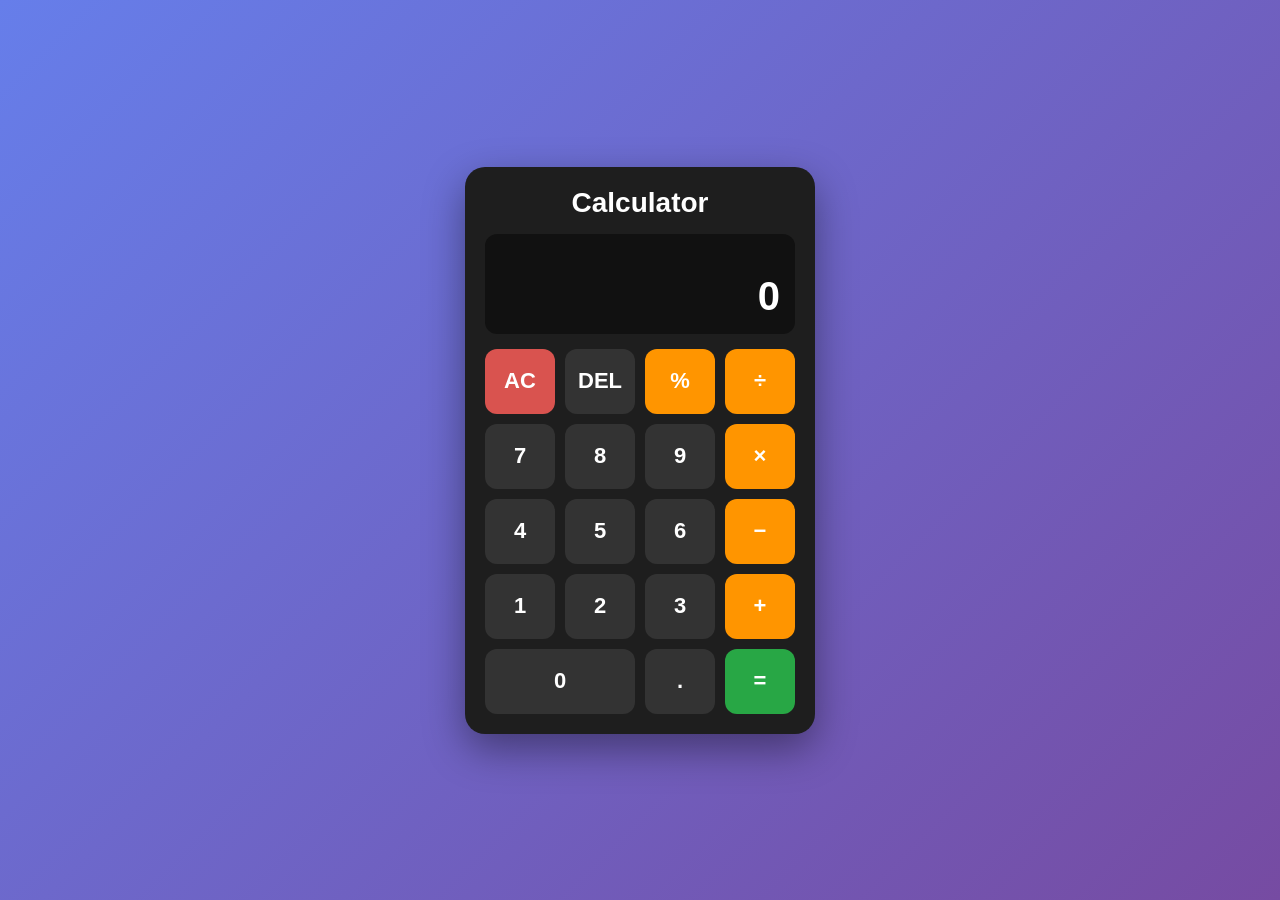
<file: CodeAlpha_Build_A_Calculator/index.html>
<!DOCTYPE html>
<html lang="en">
<head>
    <meta charset="UTF-8">
    <meta name="viewport" content="width=device-width, initial-scale=1.0">
    <title>Calculator</title>
    <link rel="stylesheet" href="style.css">
</head>
<body>

    <div class="calculator">
        <h1>Calculator</h1>

        <div class="display">
            <div id="previous-display"></div>
            <div id="current-display">0</div>
        </div>

        <div class="buttons">

            <button class="clear" onclick="clearDisplay()">AC</button>
            <button onclick="deleteNumber()">DEL</button>
            <button class="operator" onclick="chooseOperator('%')">%</button>
            <button class="operator" onclick="chooseOperator('/')">÷</button>

            <button onclick="appendNumber('7')">7</button>
            <button onclick="appendNumber('8')">8</button>
            <button onclick="appendNumber('9')">9</button>
            <button class="operator" onclick="chooseOperator('*')">×</button>

            <button onclick="appendNumber('4')">4</button>
            <button onclick="appendNumber('5')">5</button>
            <button onclick="appendNumber('6')">6</button>
            <button class="operator" onclick="chooseOperator('-')">−</button>

            <button onclick="appendNumber('1')">1</button>
            <button onclick="appendNumber('2')">2</button>
            <button onclick="appendNumber('3')">3</button>
            <button class="operator" onclick="chooseOperator('+')">+</button>

            <button class="zero" onclick="appendNumber('0')">0</button>
            <button onclick="appendNumber('.')">.</button>
            <button class="equal" onclick="calculate()">=</button>

        </div>
    </div>

    <script src="script.js"></script>

</body>
</html>
</file>
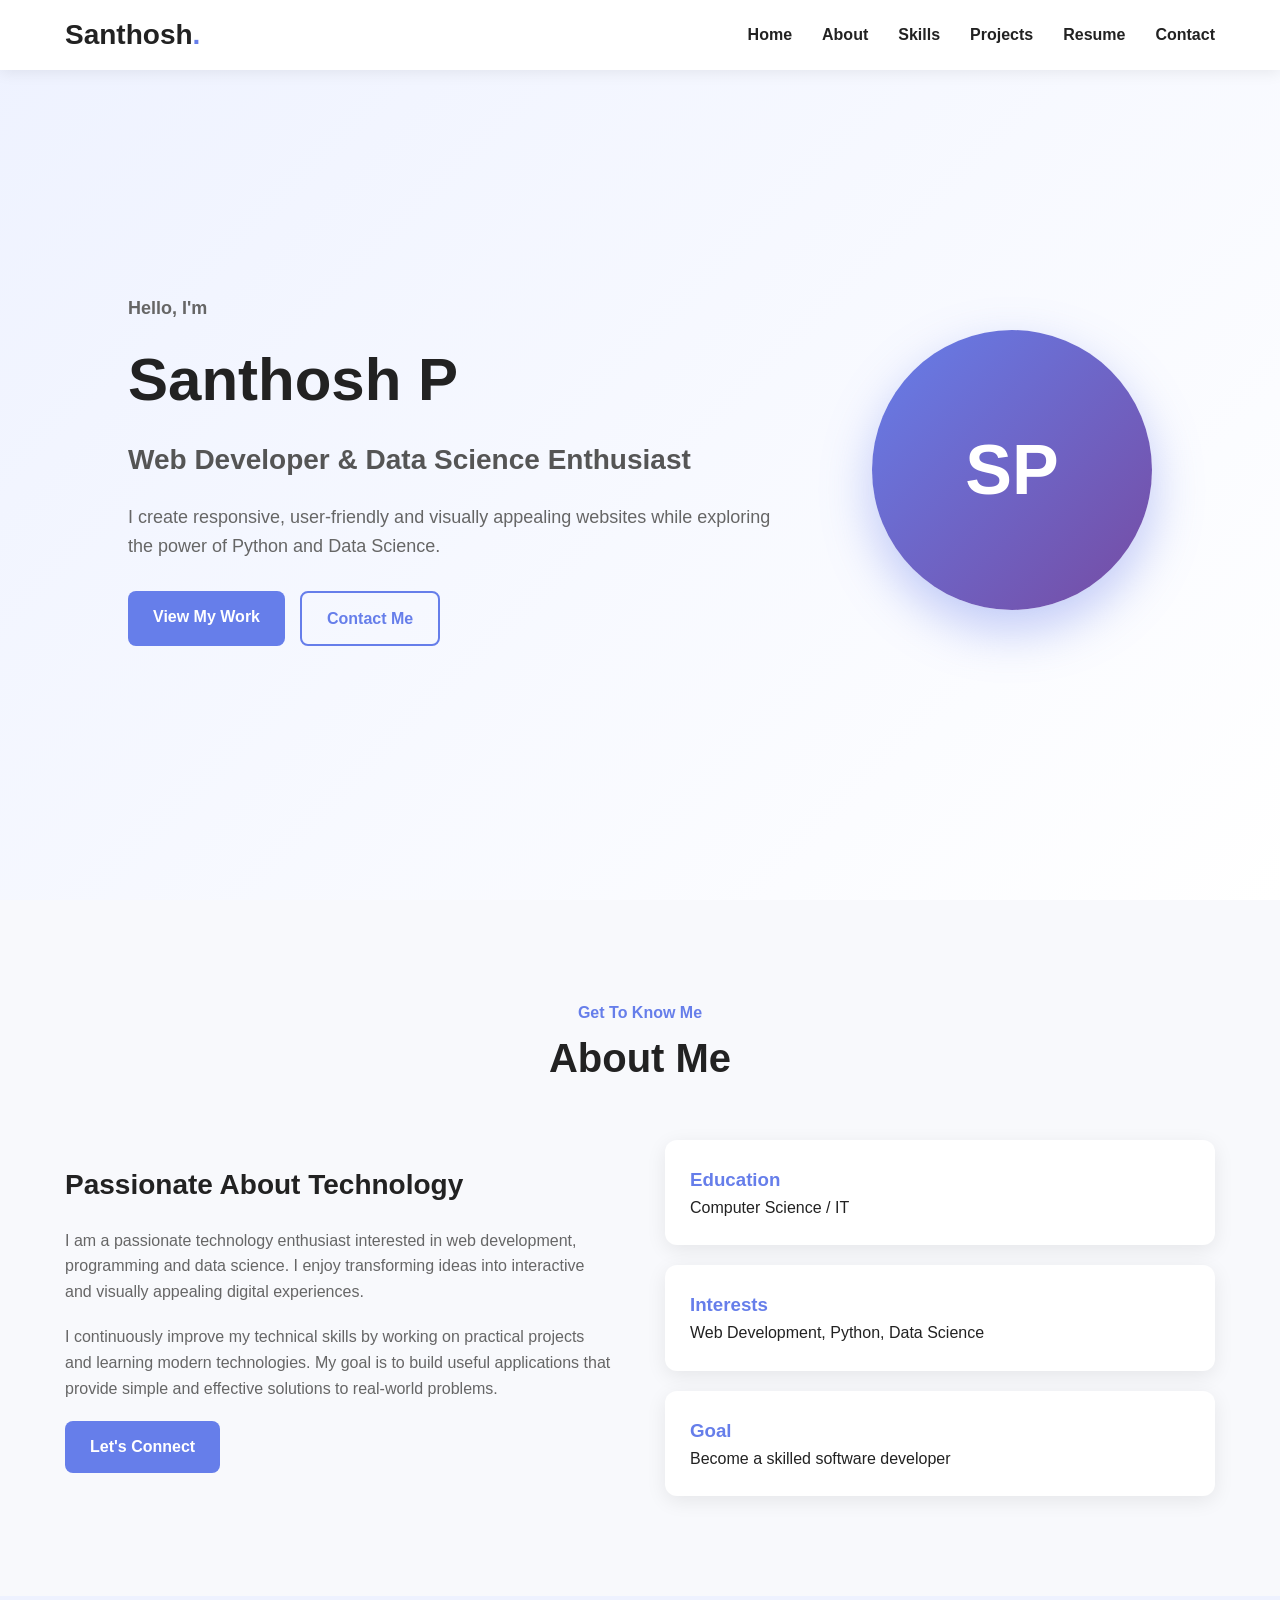
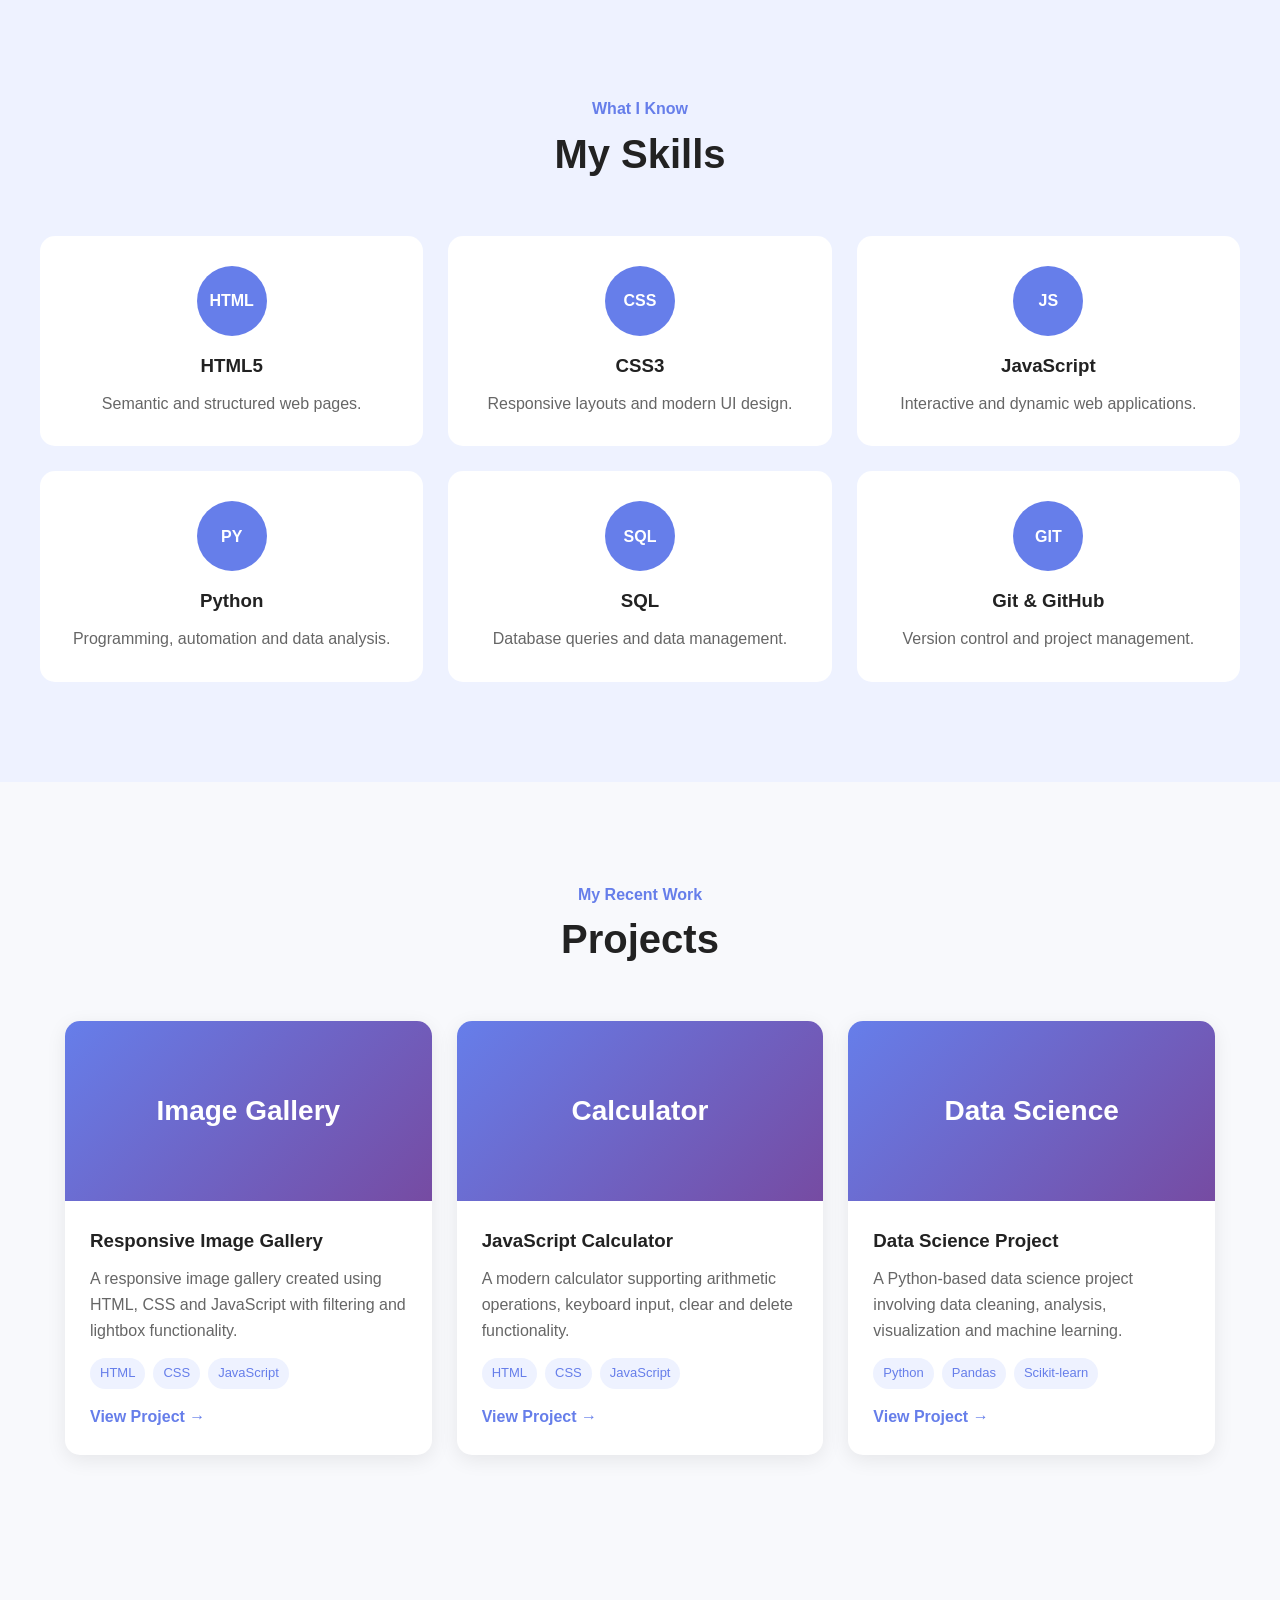
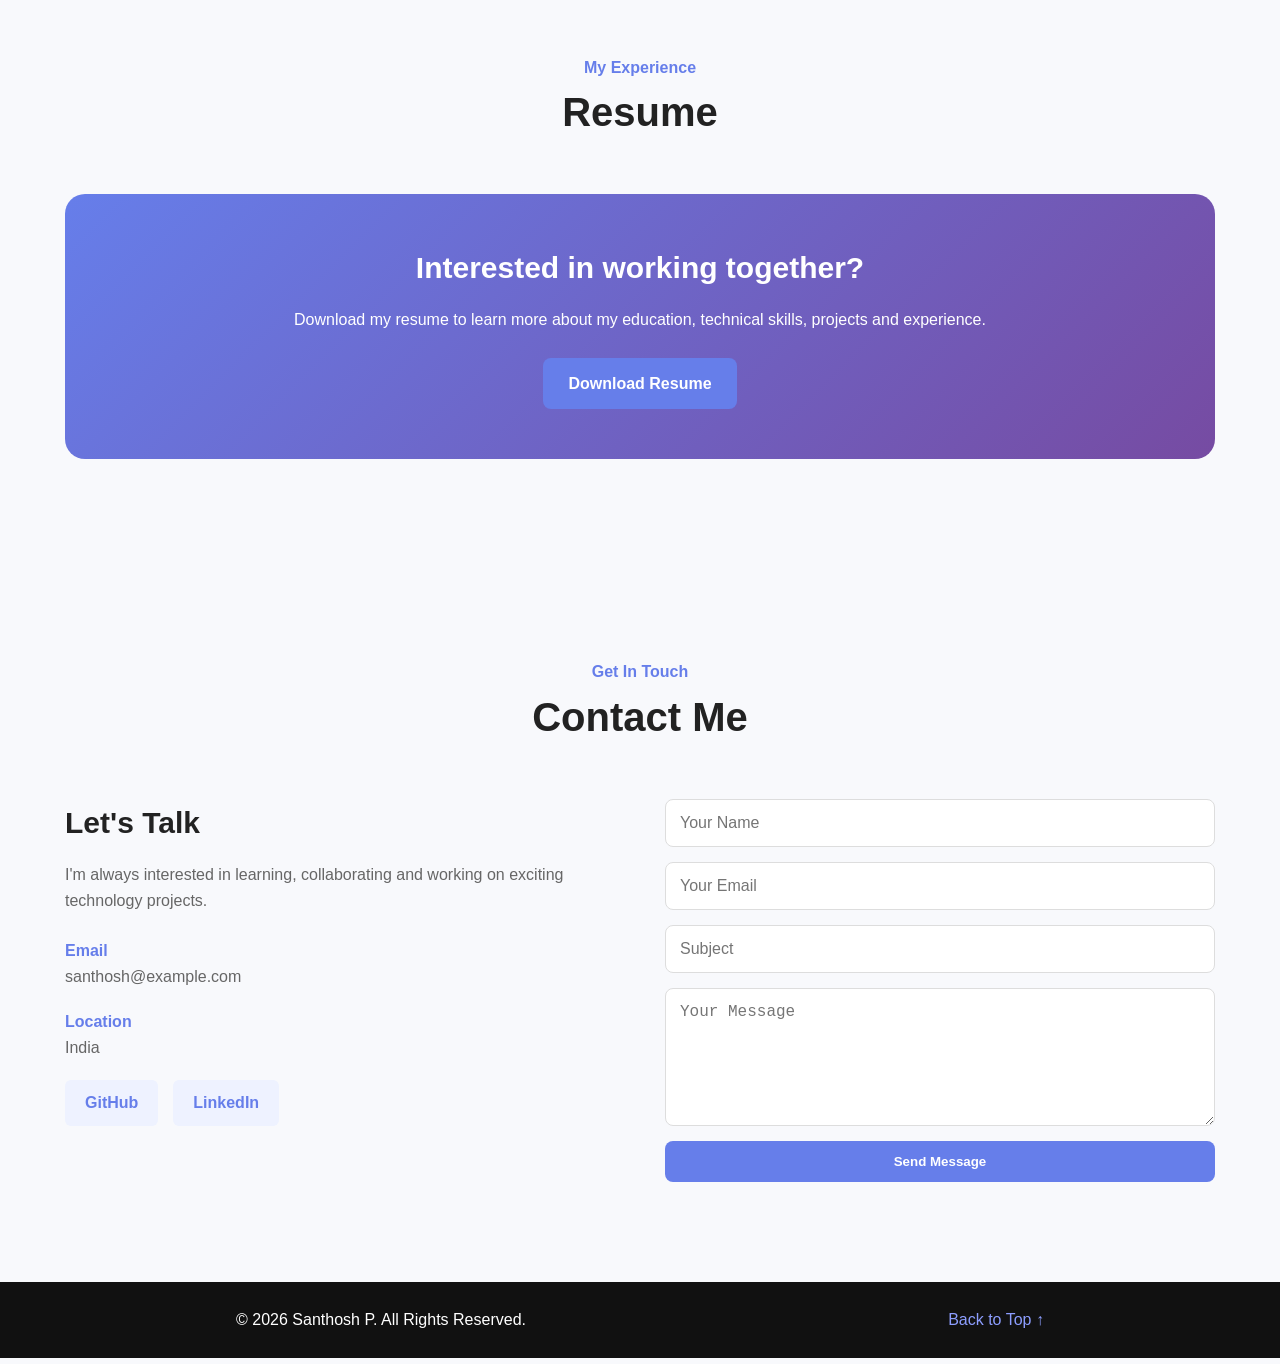
<file: CodeAlpha_Build_Your_Own_Portfolio_Site/index.html>
<!DOCTYPE html>
<html lang="en">

<head>
    <meta charset="UTF-8">
    <meta name="viewport" content="width=device-width, initial-scale=1.0">

    <title>Santhosh P | Portfolio</title>

    <link rel="stylesheet" href="style.css">
</head>

<body>

    <!-- Navigation -->
    <header>
        <nav class="navbar">

            <div class="logo">Santhosh<span>.</span></div>

            <ul class="nav-links" id="navLinks">
                <li><a href="#home">Home</a></li>
                <li><a href="#about">About</a></li>
                <li><a href="#skills">Skills</a></li>
                <li><a href="#projects">Projects</a></li>
                <li><a href="#resume">Resume</a></li>
                <li><a href="#contact">Contact</a></li>
            </ul>

            <div class="menu-icon" onclick="toggleMenu()">
                ☰
            </div>

        </nav>
    </header>


    <!-- Home Section -->
    <section id="home" class="hero">

        <div class="hero-content">

            <p class="intro">Hello, I'm</p>

            <h1>Santhosh P</h1>

            <h2>Web Developer & Data Science Enthusiast</h2>

            <p>
                I create responsive, user-friendly and visually appealing
                websites while exploring the power of Python and Data Science.
            </p>

            <div class="hero-buttons">
                <a href="#projects" class="btn">View My Work</a>
                <a href="#contact" class="btn secondary">Contact Me</a>
            </div>

        </div>

        <div class="hero-image">
            <div class="profile-circle">
                SP
            </div>
        </div>

    </section>


    <!-- About Section -->
    <section id="about" class="section">

        <div class="section-title">
            <p>Get To Know Me</p>
            <h2>About Me</h2>
        </div>

        <div class="about-container">

            <div class="about-text">

                <h3>Passionate About Technology</h3>

                <p>
                    I am a passionate technology enthusiast interested in
                    web development, programming and data science. I enjoy
                    transforming ideas into interactive and visually appealing
                    digital experiences.
                </p>

                <p>
                    I continuously improve my technical skills by working on
                    practical projects and learning modern technologies.
                    My goal is to build useful applications that provide
                    simple and effective solutions to real-world problems.
                </p>

                <a href="#contact" class="btn">Let's Connect</a>

            </div>

            <div class="about-card">

                <div class="info-box">
                    <h3>Education</h3>
                    <p>Computer Science / IT</p>
                </div>

                <div class="info-box">
                    <h3>Interests</h3>
                    <p>Web Development, Python, Data Science</p>
                </div>

                <div class="info-box">
                    <h3>Goal</h3>
                    <p>Become a skilled software developer</p>
                </div>

            </div>

        </div>

    </section>


    <!-- Skills Section -->
    <section id="skills" class="section skills-section">

        <div class="section-title">
            <p>What I Know</p>
            <h2>My Skills</h2>
        </div>

        <div class="skills-container">

            <div class="skill-card">
                <div class="skill-icon">HTML</div>
                <h3>HTML5</h3>
                <p>Semantic and structured web pages.</p>
            </div>

            <div class="skill-card">
                <div class="skill-icon">CSS</div>
                <h3>CSS3</h3>
                <p>Responsive layouts and modern UI design.</p>
            </div>

            <div class="skill-card">
                <div class="skill-icon">JS</div>
                <h3>JavaScript</h3>
                <p>Interactive and dynamic web applications.</p>
            </div>

            <div class="skill-card">
                <div class="skill-icon">PY</div>
                <h3>Python</h3>
                <p>Programming, automation and data analysis.</p>
            </div>

            <div class="skill-card">
                <div class="skill-icon">SQL</div>
                <h3>SQL</h3>
                <p>Database queries and data management.</p>
            </div>

            <div class="skill-card">
                <div class="skill-icon">GIT</div>
                <h3>Git & GitHub</h3>
                <p>Version control and project management.</p>
            </div>

        </div>

    </section>


    <!-- Projects Section -->
    <section id="projects" class="section">

        <div class="section-title">
            <p>My Recent Work</p>
            <h2>Projects</h2>
        </div>

        <div class="projects-container">

            <div class="project-card">

                <div class="project-image">
                    Image Gallery
                </div>

                <div class="project-content">

                    <h3>Responsive Image Gallery</h3>

                    <p>
                        A responsive image gallery created using HTML,
                        CSS and JavaScript with filtering and lightbox
                        functionality.
                    </p>

                    <div class="project-tags">
                        <span>HTML</span>
                        <span>CSS</span>
                        <span>JavaScript</span>
                    </div>

                    <a href="#" class="project-link">View Project →</a>

                </div>

            </div>


            <div class="project-card">

                <div class="project-image">
                    Calculator
                </div>

                <div class="project-content">

                    <h3>JavaScript Calculator</h3>

                    <p>
                        A modern calculator supporting arithmetic operations,
                        keyboard input, clear and delete functionality.
                    </p>

                    <div class="project-tags">
                        <span>HTML</span>
                        <span>CSS</span>
                        <span>JavaScript</span>
                    </div>

                    <a href="#" class="project-link">View Project →</a>

                </div>

            </div>


            <div class="project-card">

                <div class="project-image">
                    Data Science
                </div>

                <div class="project-content">

                    <h3>Data Science Project</h3>

                    <p>
                        A Python-based data science project involving data
                        cleaning, analysis, visualization and machine learning.
                    </p>

                    <div class="project-tags">
                        <span>Python</span>
                        <span>Pandas</span>
                        <span>Scikit-learn</span>
                    </div>

                    <a href="#" class="project-link">View Project →</a>

                </div>

            </div>

        </div>

    </section>


    <!-- Resume Section -->
    <section id="resume" class="section resume-section">

        <div class="section-title">
            <p>My Experience</p>
            <h2>Resume</h2>
        </div>

        <div class="resume-container">

            <div class="resume-content">

                <h3>Interested in working together?</h3>

                <p>
                    Download my resume to learn more about my education,
                    technical skills, projects and experience.
                </p>

                <a href="resume.pdf" download class="btn">
                    Download Resume
                </a>

            </div>

        </div>

    </section>


    <!-- Contact Section -->
    <section id="contact" class="section">

        <div class="section-title">
            <p>Get In Touch</p>
            <h2>Contact Me</h2>
        </div>

        <div class="contact-container">

            <div class="contact-info">

                <h3>Let's Talk</h3>

                <p>
                    I'm always interested in learning, collaborating and
                    working on exciting technology projects.
                </p>

                <div class="contact-item">
                    <strong>Email</strong>
                    <p>santhosh@example.com</p>
                </div>

                <div class="contact-item">
                    <strong>Location</strong>
                    <p>India</p>
                </div>

                <div class="social-links">

                    <a href="#" target="_blank">GitHub</a>

                    <a href="#" target="_blank">LinkedIn</a>

                </div>

            </div>


            <form class="contact-form" onsubmit="sendMessage(event)">

                <input
                    type="text"
                    id="name"
                    placeholder="Your Name"
                    required
                >

                <input
                    type="email"
                    id="email"
                    placeholder="Your Email"
                    required
                >

                <input
                    type="text"
                    id="subject"
                    placeholder="Subject"
                    required
                >

                <textarea
                    id="message"
                    placeholder="Your Message"
                    rows="6"
                    required
                ></textarea>

                <button type="submit" class="btn">
                    Send Message
                </button>

            </form>

        </div>

    </section>


    <!-- Footer -->
    <footer>

        <p>
            © 2026 Santhosh P. All Rights Reserved.
        </p>

        <a href="#home">Back to Top ↑</a>

    </footer>


    <script src="script.js"></script>

</body>

</html>
</file>
<file: CodeAlpha_Build_A_Calculator/style.css>
* {
    margin: 0;
    padding: 0;
    box-sizing: border-box;
    font-family: Arial, sans-serif;
}

body {
    min-height: 100vh;
    display: flex;
    justify-content: center;
    align-items: center;
    background: linear-gradient(135deg, #667eea, #764ba2);
    padding: 20px;
}

.calculator {
    width: 350px;
    background: #1e1e1e;
    padding: 20px;
    border-radius: 20px;
    box-shadow: 0 15px 40px rgba(0, 0, 0, 0.4);
}

h1 {
    text-align: center;
    color: white;
    margin-bottom: 15px;
    font-size: 28px;
}

.display {
    min-height: 100px;
    background: #111;
    border-radius: 12px;
    margin-bottom: 15px;
    padding: 15px;
    color: white;
    text-align: right;
    display: flex;
    flex-direction: column;
    justify-content: flex-end;
    overflow: hidden;
}

#previous-display {
    color: #aaa;
    font-size: 18px;
    min-height: 25px;
}

#current-display {
    font-size: 40px;
    font-weight: bold;
    word-wrap: break-word;
}

.buttons {
    display: grid;
    grid-template-columns: repeat(4, 1fr);
    gap: 10px;
}

button {
    height: 65px;
    border: none;
    border-radius: 12px;
    font-size: 22px;
    font-weight: bold;
    cursor: pointer;
    background: #333;
    color: white;
    transition: 0.2s;
}

button:hover {
    background: #555;
    transform: translateY(-2px);
}

button:active {
    transform: scale(0.95);
}

.operator {
    background: #ff9500;
}

.operator:hover {
    background: #ffad33;
}

.clear {
    background: #d9534f;
}

.clear:hover {
    background: #e66b67;
}

.equal {
    background: #28a745;
}

.equal:hover {
    background: #34c759;
}

.zero {
    grid-column: span 2;
}

/* Responsive Design */

@media (max-width: 450px) {

    .calculator {
        width: 100%;
        max-width: 350px;
    }

    button {
        height: 60px;
        font-size: 20px;
    }

    #current-display {
        font-size: 34px;
    }
}
</file>
<file: CodeAlpha_Build_Your_Own_Portfolio_Site/style.css>
* {
    margin: 0;
    padding: 0;
    box-sizing: border-box;
}

html {
    scroll-behavior: smooth;
}

body {
    font-family: Arial, Helvetica, sans-serif;
    line-height: 1.6;
    color: #222;
    background: #f8f9fc;
}

a {
    text-decoration: none;
    color: inherit;
}

header {
    position: fixed;
    width: 100%;
    top: 0;
    z-index: 1000;
    background: rgba(255, 255, 255, 0.95);
    box-shadow: 0 2px 15px rgba(0, 0, 0, 0.08);
}

.navbar {
    max-width: 1200px;
    margin: auto;
    height: 70px;
    padding: 0 25px;

    display: flex;
    align-items: center;
    justify-content: space-between;
}

.logo {
    font-size: 28px;
    font-weight: bold;
}

.logo span {
    color: #667eea;
}

.nav-links {
    display: flex;
    list-style: none;
    gap: 30px;
}

.nav-links a {
    font-weight: 600;
    transition: 0.3s;
}

.nav-links a:hover {
    color: #667eea;
}

.menu-icon {
    display: none;
    font-size: 28px;
    cursor: pointer;
}


/* Hero */

.hero {
    min-height: 100vh;
    padding: 120px 10% 80px;

    display: flex;
    align-items: center;
    justify-content: space-between;

    background: linear-gradient(135deg, #eef2ff, #ffffff);
}

.hero-content {
    max-width: 650px;
    animation: slideLeft 1s ease;
}

.intro {
    color: #667eea;
    font-size: 20px;
    font-weight: bold;
}

.hero h1 {
    font-size: 60px;
    margin: 10px 0;
}

.hero h2 {
    font-size: 28px;
    color: #555;
    margin-bottom: 20px;
}

.hero p {
    font-size: 18px;
    color: #666;
}

.hero-buttons {
    margin-top: 30px;
    display: flex;
    gap: 15px;
}

.btn {
    display: inline-block;
    padding: 13px 25px;
    border-radius: 8px;
    background: #667eea;
    color: white;
    font-weight: bold;
    border: none;
    cursor: pointer;
    transition: 0.3s;
}

.btn:hover {
    transform: translateY(-3px);
    background: #4f63c4;
}

.btn.secondary {
    background: transparent;
    color: #667eea;
    border: 2px solid #667eea;
}

.btn.secondary:hover {
    background: #667eea;
    color: white;
}

.hero-image {
    animation: slideRight 1s ease;
}

.profile-circle {
    width: 280px;
    height: 280px;
    border-radius: 50%;

    display: flex;
    align-items: center;
    justify-content: center;

    font-size: 70px;
    font-weight: bold;
    color: white;

    background: linear-gradient(135deg, #667eea, #764ba2);

    box-shadow: 0 20px 50px rgba(102, 126, 234, 0.4);
}


/* General Section */

.section {
    max-width: 1200px;
    margin: auto;
    padding: 100px 25px;
}

.section-title {
    text-align: center;
    margin-bottom: 50px;
}

.section-title p {
    color: #667eea;
    font-weight: bold;
}

.section-title h2 {
    font-size: 40px;
}


/* About */

.about-container {
    display: grid;
    grid-template-columns: 1fr 1fr;
    gap: 50px;
    align-items: center;
}

.about-text h3 {
    font-size: 28px;
    margin-bottom: 20px;
}

.about-text p {
    color: #666;
    margin-bottom: 20px;
}

.about-card {
    display: grid;
    gap: 20px;
}

.info-box {
    padding: 25px;
    background: white;
    border-radius: 12px;
    box-shadow: 0 5px 20px rgba(0, 0, 0, 0.08);

    transition: 0.3s;
}

.info-box:hover {
    transform: translateY(-5px);
}

.info-box h3 {
    color: #667eea;
}


/* Skills */

.skills-section {
    max-width: none;
    background: #eef2ff;
}

.skills-container {
    max-width: 1200px;
    margin: auto;

    display: grid;
    grid-template-columns: repeat(3, 1fr);
    gap: 25px;
}

.skill-card {
    background: white;
    padding: 30px;
    text-align: center;
    border-radius: 15px;

    transition: 0.3s;
}

.skill-card:hover {
    transform: translateY(-8px);
    box-shadow: 0 15px 30px rgba(0, 0, 0, 0.1);
}

.skill-icon {
    margin: auto auto 15px;

    width: 70px;
    height: 70px;
    border-radius: 50%;

    display: flex;
    align-items: center;
    justify-content: center;

    background: #667eea;
    color: white;

    font-weight: bold;
}

.skill-card h3 {
    margin-bottom: 10px;
}

.skill-card p {
    color: #666;
}


/* Projects */

.projects-container {
    display: grid;
    grid-template-columns: repeat(3, 1fr);
    gap: 25px;
}

.project-card {
    background: white;
    border-radius: 15px;
    overflow: hidden;

    box-shadow: 0 5px 20px rgba(0, 0, 0, 0.08);

    transition: 0.3s;
}

.project-card:hover {
    transform: translateY(-8px);
}

.project-image {
    height: 180px;

    display: flex;
    align-items: center;
    justify-content: center;

    color: white;
    font-size: 28px;
    font-weight: bold;

    background: linear-gradient(135deg, #667eea, #764ba2);
}

.project-content {
    padding: 25px;
}

.project-content h3 {
    margin-bottom: 10px;
}

.project-content p {
    color: #666;
    margin-bottom: 15px;
}

.project-tags {
    display: flex;
    gap: 8px;
    flex-wrap: wrap;
    margin-bottom: 15px;
}

.project-tags span {
    padding: 5px 10px;
    border-radius: 20px;
    background: #eef2ff;
    color: #667eea;
    font-size: 13px;
}

.project-link {
    color: #667eea;
    font-weight: bold;
}


/* Resume */

.resume-section {
    text-align: center;
}

.resume-container {
    padding: 50px;
    border-radius: 20px;

    background: linear-gradient(135deg, #667eea, #764ba2);
    color: white;
}

.resume-content {
    max-width: 700px;
    margin: auto;
}

.resume-content h3 {
    font-size: 30px;
    margin-bottom: 15px;
}

.resume-content p {
    margin-bottom: 25px;
}


/* Contact */

.contact-container {
    display: grid;
    grid-template-columns: 1fr 1fr;
    gap: 50px;
}

.contact-info h3 {
    font-size: 30px;
    margin-bottom: 15px;
}

.contact-info > p {
    color: #666;
    margin-bottom: 25px;
}

.contact-item {
    margin-bottom: 20px;
}

.contact-item strong {
    color: #667eea;
}

.contact-item p {
    color: #666;
}

.social-links {
    display: flex;
    gap: 15px;
}

.social-links a {
    padding: 10px 20px;
    background: #eef2ff;
    color: #667eea;
    border-radius: 6px;
    font-weight: bold;

    transition: 0.3s;
}

.social-links a:hover {
    background: #667eea;
    color: white;
}

.contact-form {
    display: flex;
    flex-direction: column;
    gap: 15px;
}

.contact-form input,
.contact-form textarea {
    width: 100%;
    padding: 14px;

    border: 1px solid #ddd;
    border-radius: 8px;

    font-size: 16px;
    outline: none;

    transition: 0.3s;
}

.contact-form input:focus,
.contact-form textarea:focus {
    border-color: #667eea;
    box-shadow: 0 0 0 3px rgba(102, 126, 234, 0.1);
}


/* Footer */

footer {
    padding: 25px;
    background: #111;
    color: white;

    display: flex;
    justify-content: space-around;
    align-items: center;
}

footer a {
    color: #8d9eff;
}


/* Animations */

@keyframes slideLeft {
    from {
        opacity: 0;
        transform: translateX(-50px);
    }

    to {
        opacity: 1;
        transform: translateX(0);
    }
}

@keyframes slideRight {
    from {
        opacity: 0;
        transform: translateX(50px);
    }

    to {
        opacity: 1;
        transform: translateX(0);
    }
}


/* Mobile */

@media (max-width: 800px) {

    .menu-icon {
        display: block;
    }

    .nav-links {
        position: absolute;
        top: 70px;
        left: -100%;

        width: 100%;

        flex-direction: column;
        gap: 0;

        background: white;
        text-align: center;

        transition: 0.3s;
    }

    .nav-links.active {
        left: 0;
    }

    .nav-links li {
        padding: 15px;
        border-bottom: 1px solid #eee;
    }

    .hero {
        flex-direction: column;
        text-align: center;
        gap: 50px;
    }

    .hero h1 {
        font-size: 45px;
    }

    .hero h2 {
        font-size: 22px;
    }

    .hero-buttons {
        justify-content: center;
        flex-wrap: wrap;
    }

    .profile-circle {
        width: 220px;
        height: 220px;
        font-size: 55px;
    }

    .about-container,
    .contact-container {
        grid-template-columns: 1fr;
    }

    .skills-container,
    .projects-container {
        grid-template-columns: 1fr;
    }

    footer {
        flex-direction: column;
        gap: 10px;
        text-align: center;
    }
}
</file>
